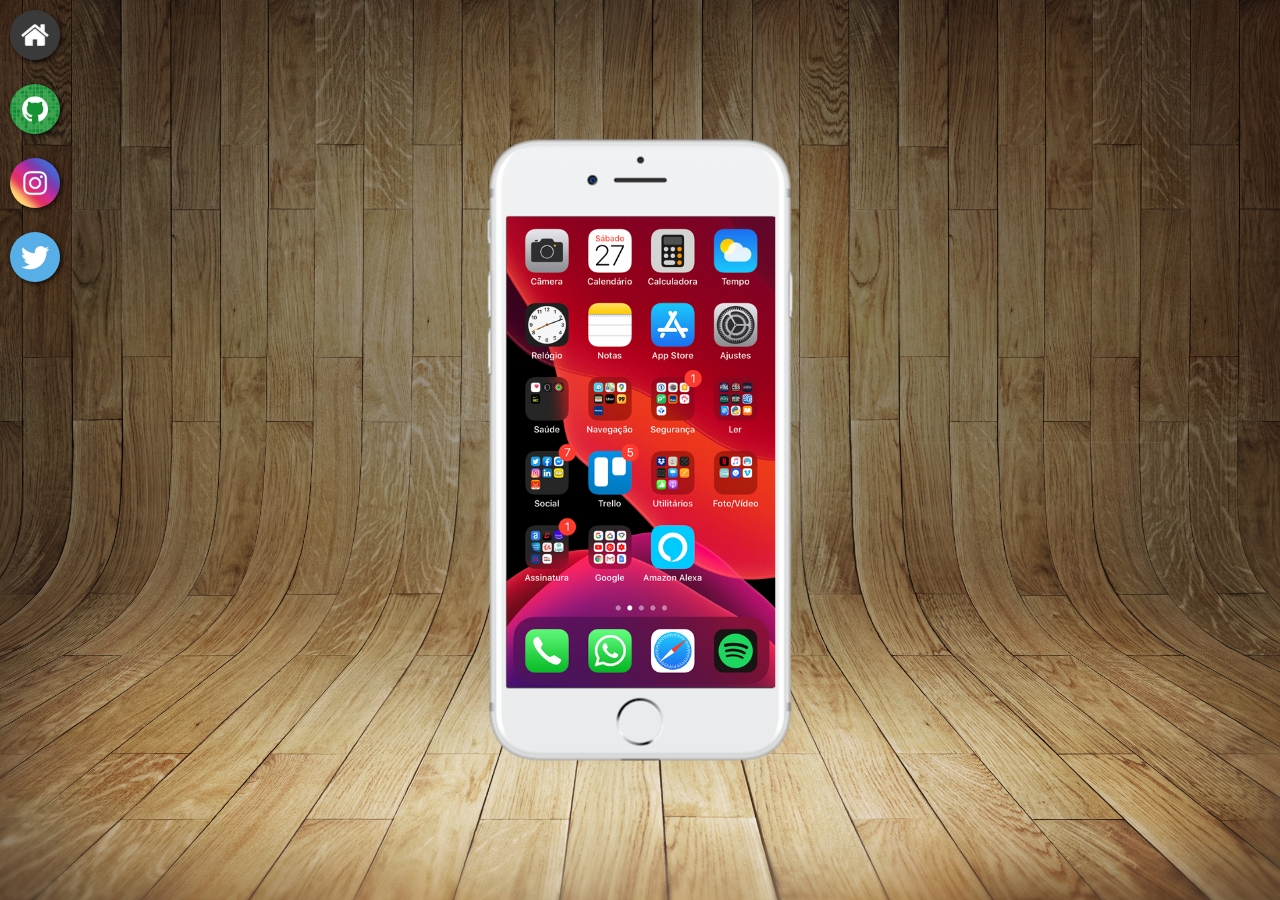
<file: index.html>
<!DOCTYPE html>
<html lang="pt-br">
<head>
    <meta charset="UTF-8">
    <meta name="viewport" content="width=device-width, initial-scale=1.0">
    <title>Redes Sociais</title>
    <link rel="shortcut icon" href="favicon.ico" type="image/x-icon">
    <link rel="stylesheet" href="estilo/style.css">
</head>
<body>
    <main>
        <section id="telefone">
            <iframe src="home.html" name="tela" id="tela" frameborder="0"></iframe>
        </section> <!-- Feche a tag section aqui -->
        <section id="redes-sociais"> <!-- Mova a abertura da tag section aqui -->
            <a href="home.html" target="tela"><img src="imagens/logo-home.jpg" alt="Home"></a> <br>
            <a href="github.html" target="tela"><img src="imagens/logo-github.jpg" alt="Github"></a> <br>
            <a href="instagram.html" target="tela"><img src="imagens/logo-instagram.jpg" alt="Instagram"></a> <br>
            <a href="#" target="tela"><img src="imagens/logo-twitter.jpg" alt="Instagram"></a> <br>
        </section>
    </main>
</body>
</html>
</file>
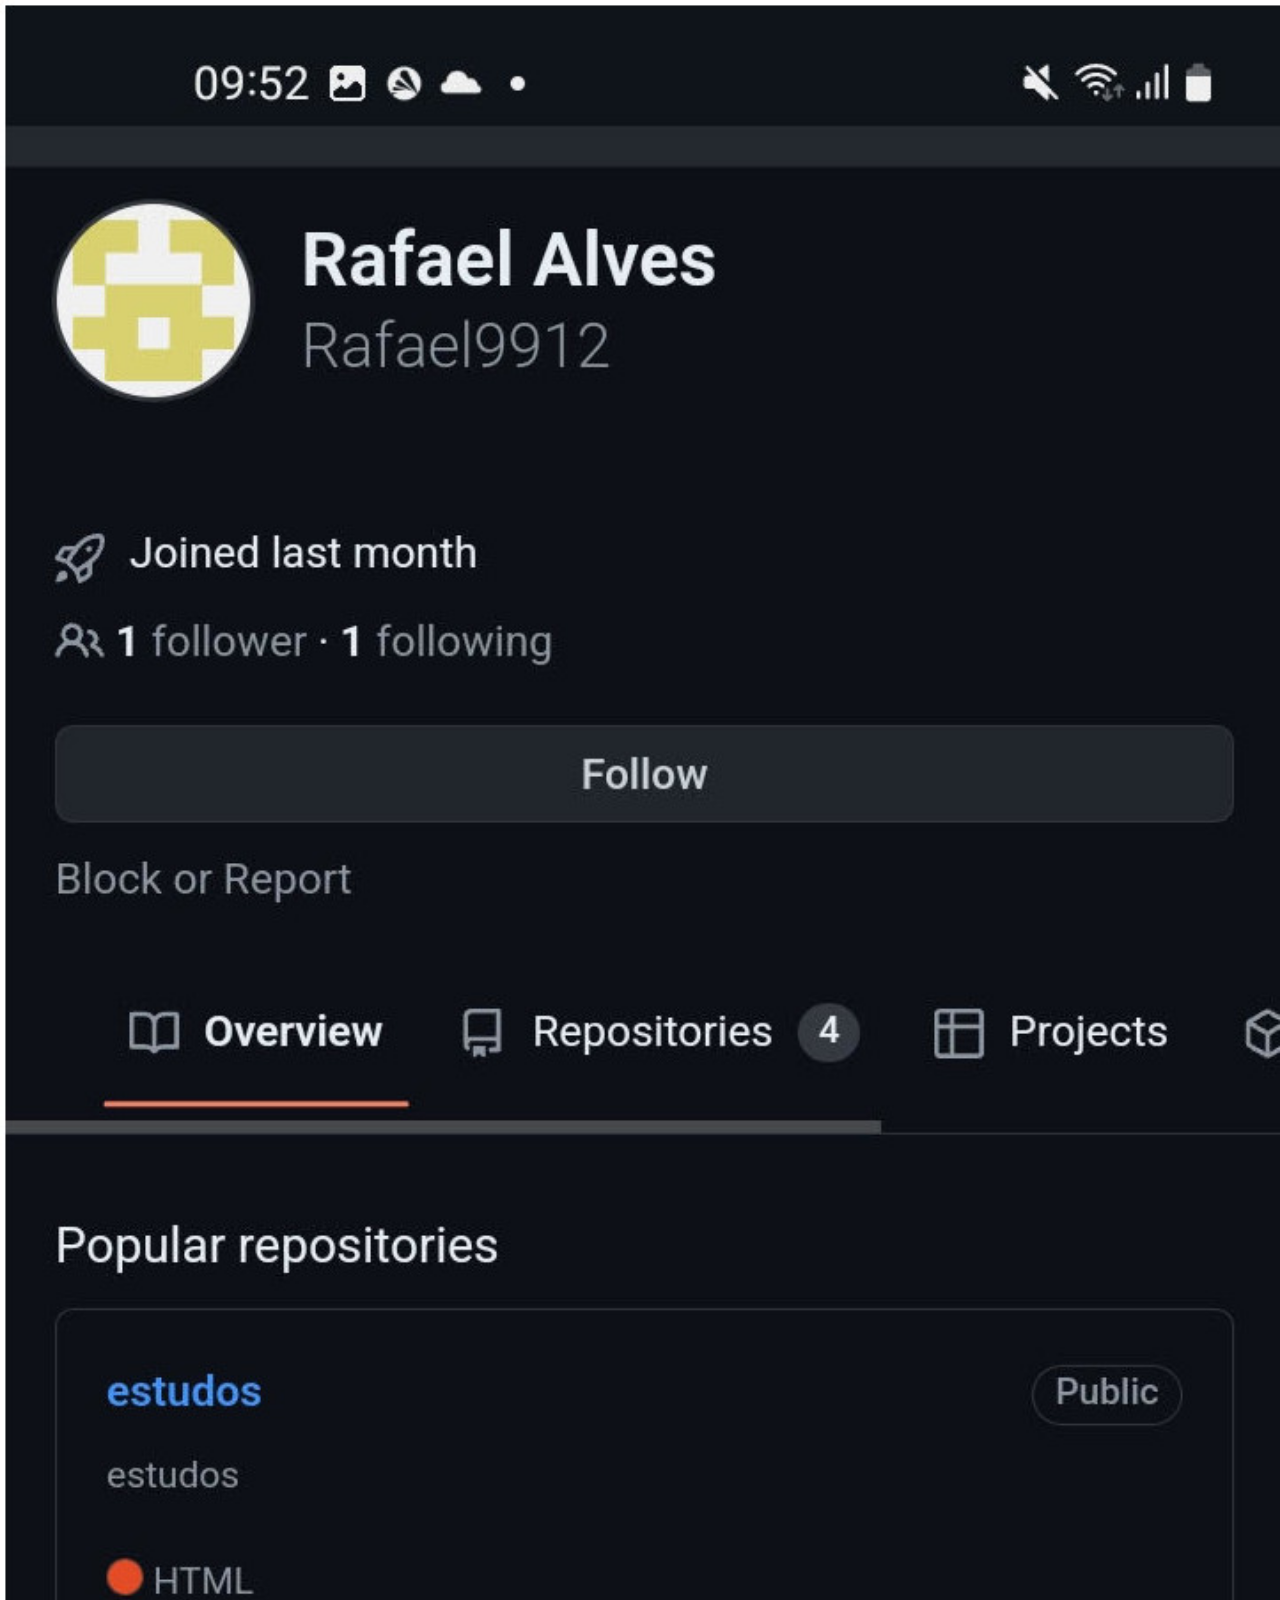
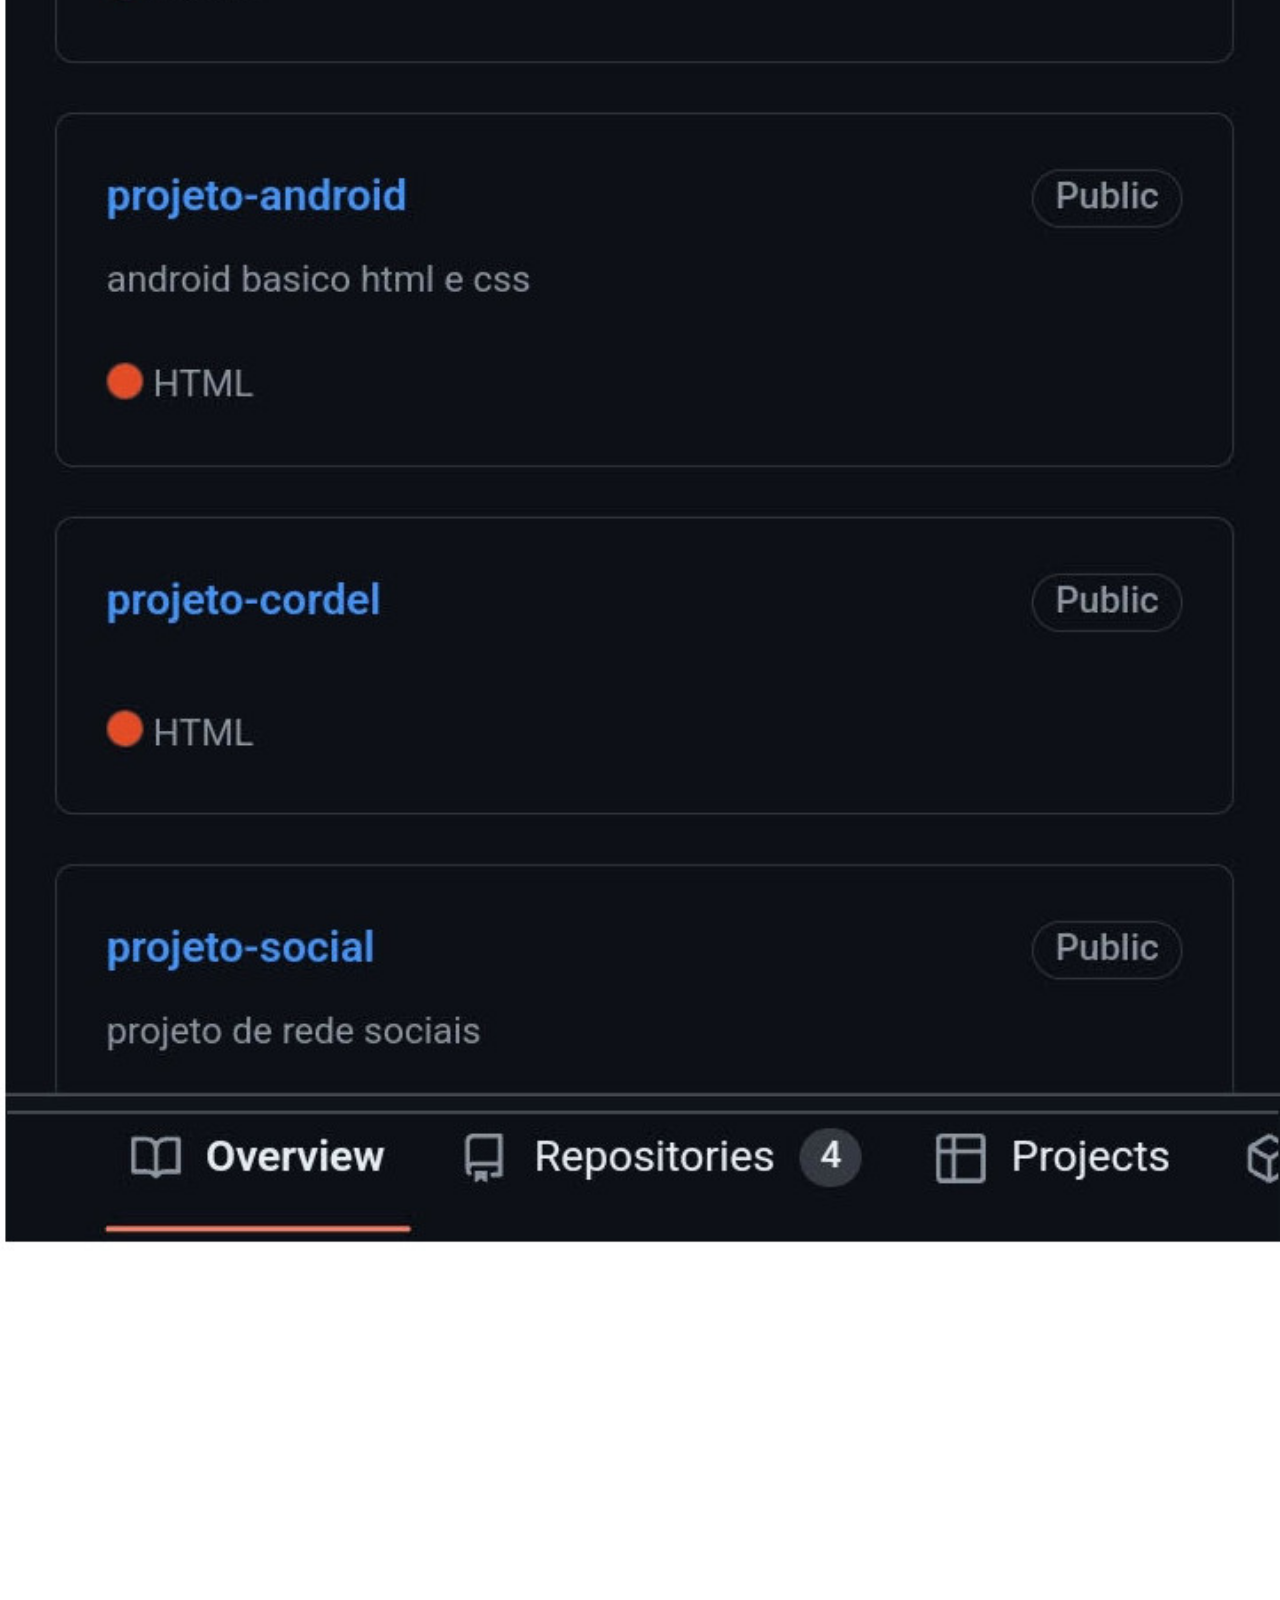
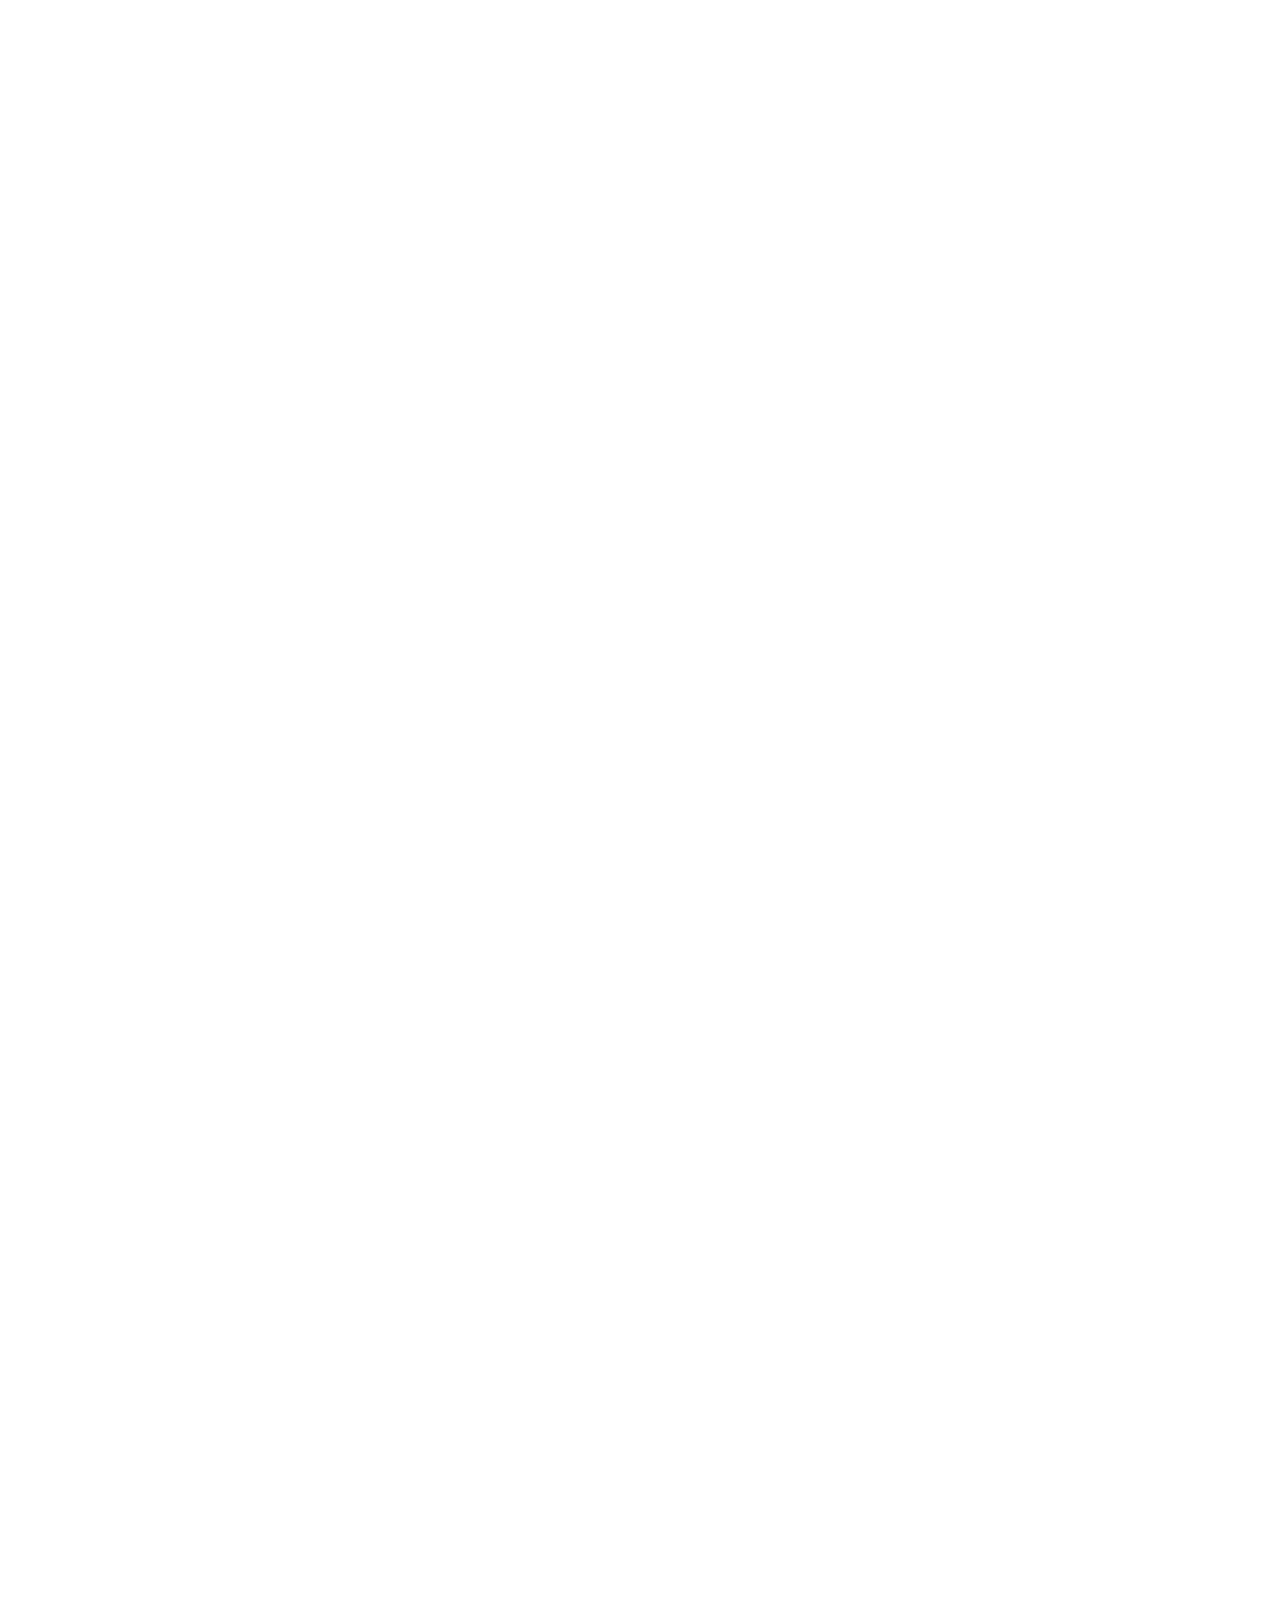
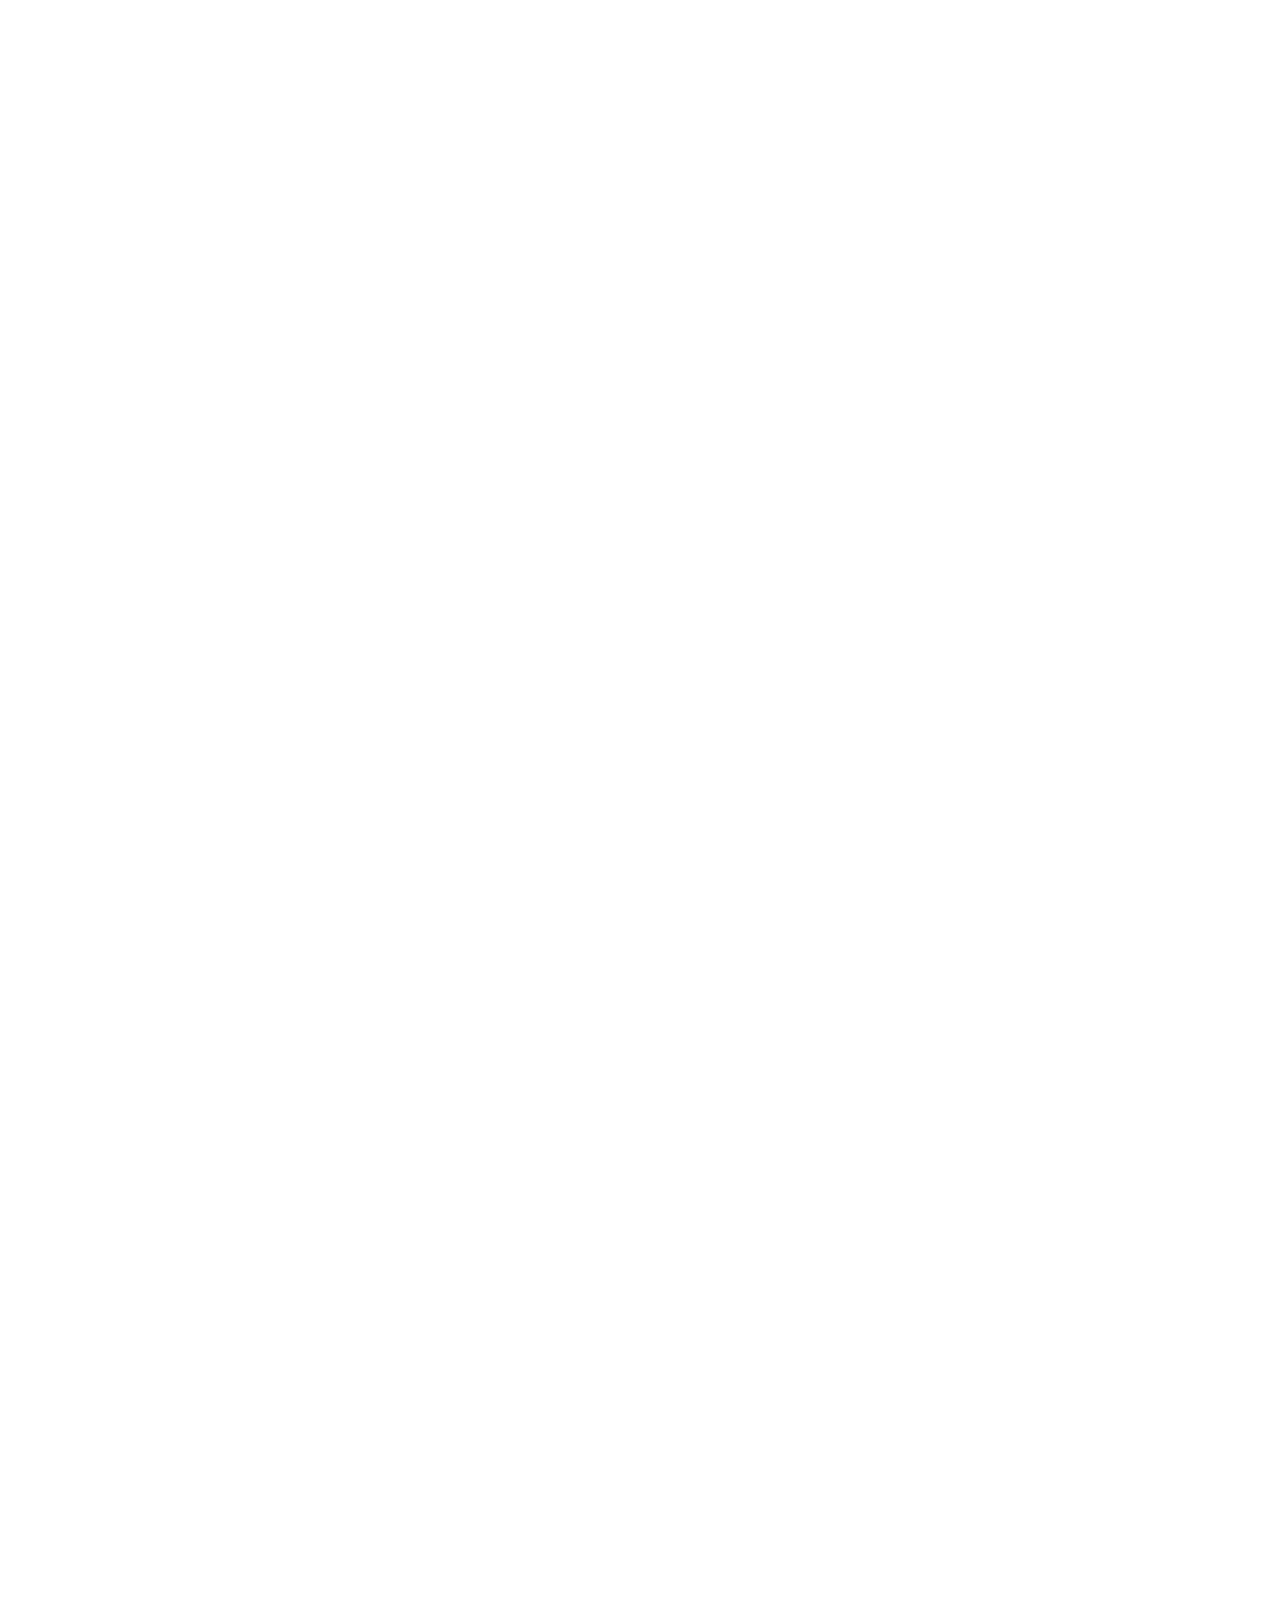
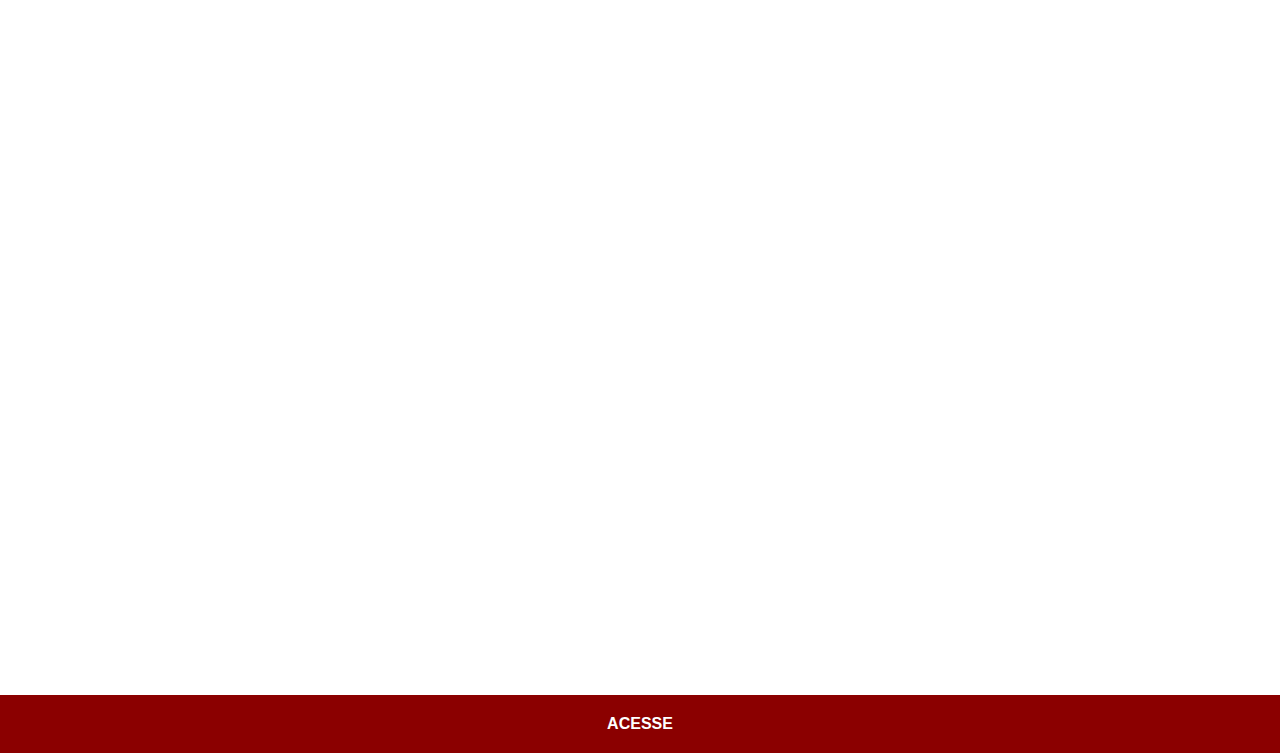
<file: github.html>
<!DOCTYPE html>
<html lang="pt-br">
<head>
    <meta charset="UTF-8">
    <meta name="viewport" content="width=device-width, initial-scale=1.0">
    <title>Githubt</title>
    <link rel="stylesheet" href="estilo/social.css">
</head>
<body>
    <img src="imagens/unnamed (1).jpg" alt="Github">
    <a href="https://github.com/Rafael9912"> ACESSE</a>
</body>
</html>
</file>
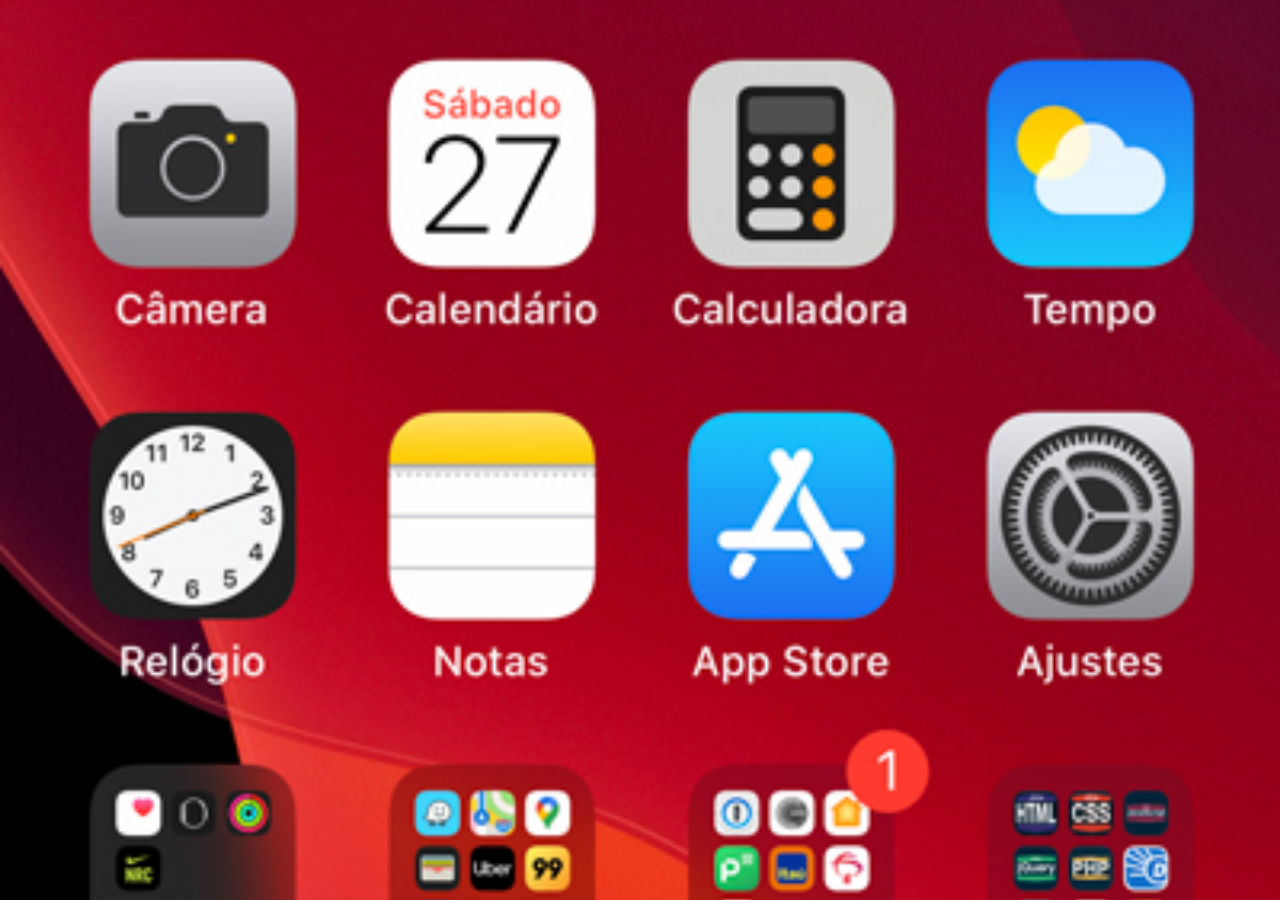
<file: home.html>
<!DOCTYPE html>
<html lang="pt-br">
<head>
    <meta charset="UTF-8">
    <meta name="viewport" content="width=device-width, initial-scale=1.0">
    <title>Home</title>
</head>
<style>
    *{
        margin: 0px;
        padding: 0px;

    }
    body{
        width: 100vw;
        height: 100vh;
        background-color: black;
        background: url('imagens/tela-home.jpg')no-repeat top center;
        background-size: cover;

    }
</style>
<body>
    
</body>
</html>
</file>
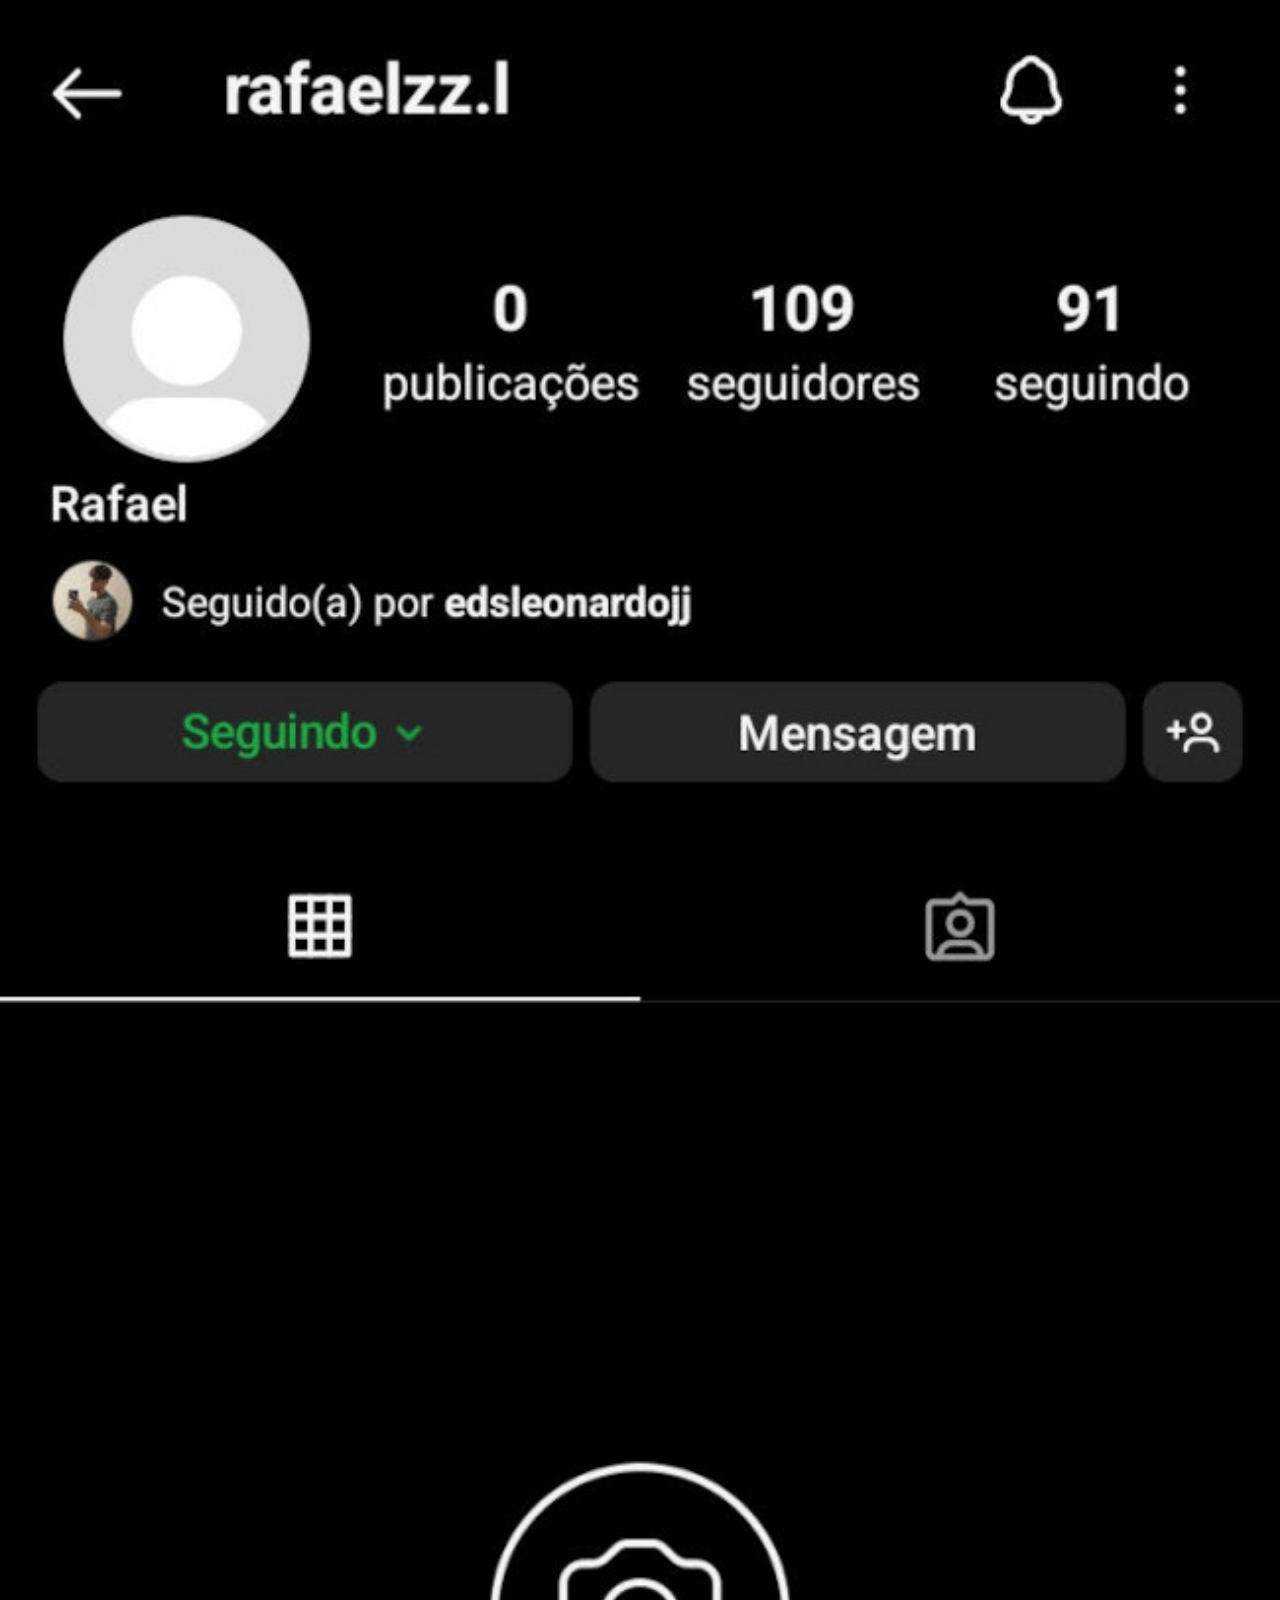
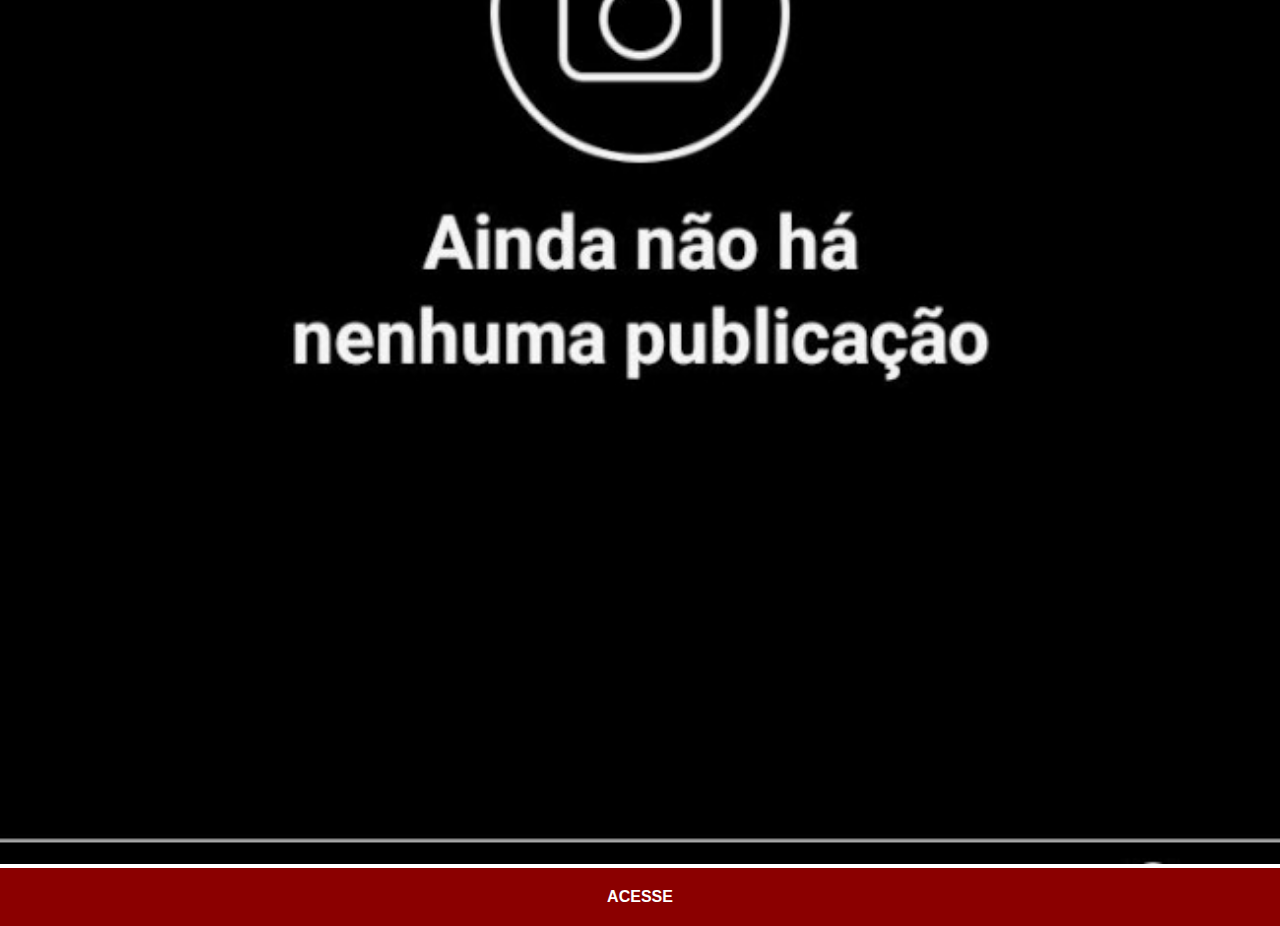
<file: instagram.html>
<!DOCTYPE html>
<html lang="pt-br">
<head>
    <meta charset="UTF-8">
    <meta name="viewport" content="width=device-width, initial-scale=1.0">
    <title>Youtube</title>
    <link rel="stylesheet" href="estilo/social.css">
</head>
<body>
    <img src="imagens/unnamed.jpg" alt="Instagram">
    <a href="https://www.instagram.com/rafaelzz.l/" target="_blank">ACESSE</a>
</body>
</html>
</file>
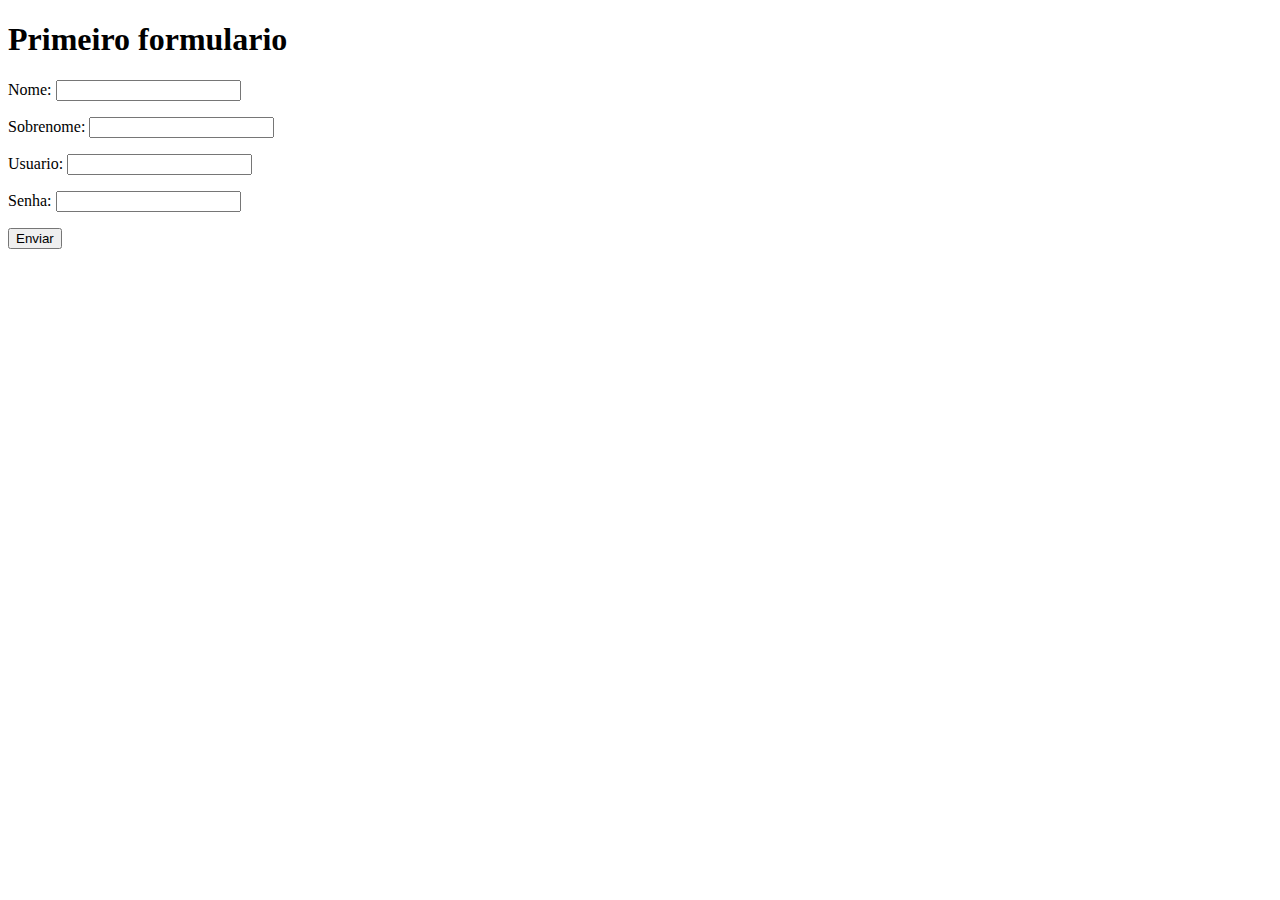
<file: formulario/form001.html>
<!DOCTYPE html>
<html lang="pt-br">
<head>
    <meta charset="UTF-8">
    <meta name="viewport" content="width=device-width, initial-scale=1.0">
    <title>Formularios</title>
</head>
<body>
    <h1>Primeiro formulario</h1>
    <form action="Cadastro.php" autocomplete="off" method="post">
        <p><label for="inome">Nome:</label> <input type="text" name="nome" id="inome" required minlength="3" maxlength="15"></p>
        <p><label for="isobrenome">Sobrenome:</label> <input type="text" name="sobrenome" id="isobrenome" required></p>
        <p><label for="isu">Usuario:</label> <input type="text" name="usu" id="isu" required></p>
        <p><label for="isen"> Senha: <input type="password" name="sen" id="isen" required minlength="8" maxlength="18"></label></p>
        
        <p><input type="submit" value="Enviar"></p>
        
    </form>
</body>
</html>
</file>
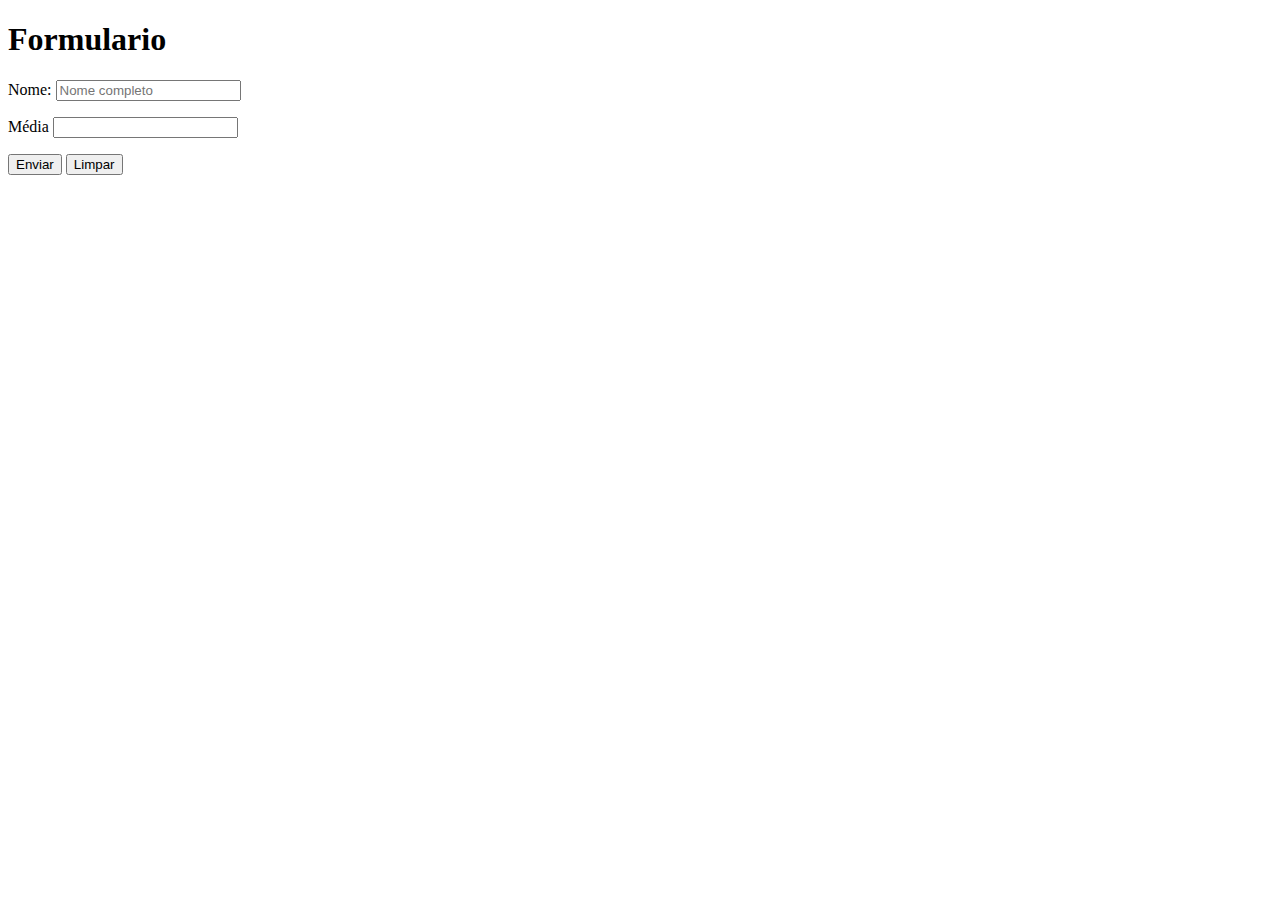
<file: formulario/form002.html>
<!DOCTYPE html>
<html lang="pt-br">
<head>
    <meta charset="UTF-8">
    <meta name="viewport" content="width=device-width, initial-scale=1.0">
    <title>Formularioss</title>
</head>
<body>
    <h1>Formulario</h1>
    <form action="cadastro.php" method="get" autocomplete="on">
        <p>
            <label for="inome">Nome: <input type="text" required maxlength="30" placeholder="Nome completo" autocomplete="name"></label>
        </p>
        <p>
            <label for="imedia">Média</label>
            <input type="number" name="media" id="imedia" minlength="0" maxlength="10" step="0.5">
        </p>
        
        <p>
            <input type="submit" value="Enviar">
            <input type="reset" value="Limpar">
        </p>
    </form>
</body>
</html>
</file>
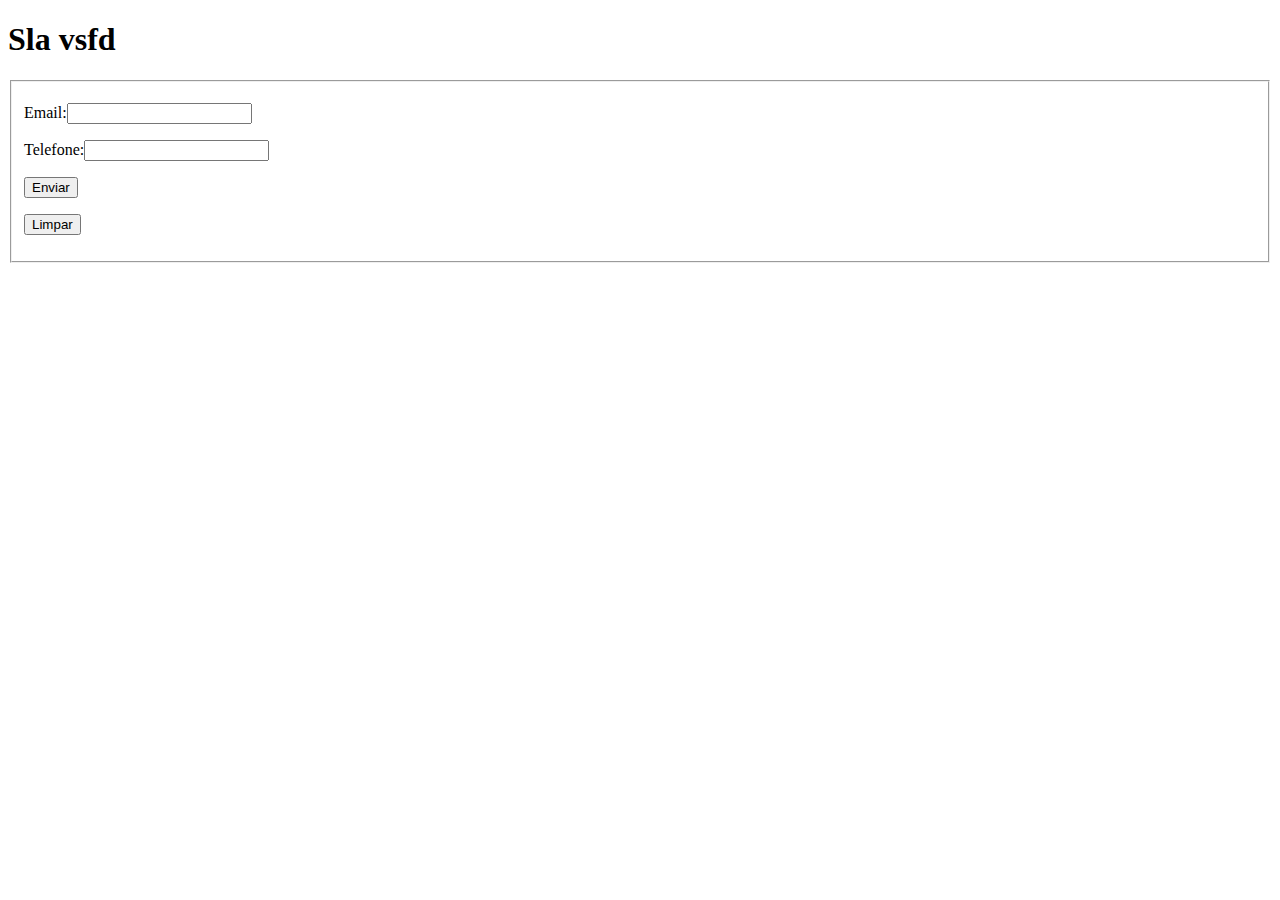
<file: formulario/form003.html>
<!DOCTYPE html>
<html lang="pt-br">
<head>
    <meta charset="UTF-8">
    <meta name="viewport" content="width=device-width, initial-scale=1.0">
    <title>Formulario de novo ne pae</title>
</head>
<body>
    <h1>Sla vsfd</h1>
    <form action="" method="post">
        <fieldset>
            <p> <label for="iemail">Email:</label><input type="email" name="email" id="iemail" required></p>
            <p><label for="itelefone">Telefone:</label><input type="tel" name="telefone" id="itelefone" required></p>
            <p><input type="submit" value="Enviar"></p>
            <p><input type="reset" value="Limpar"></p>
        </fieldset>
    </form>
</body>
</html>
</file>
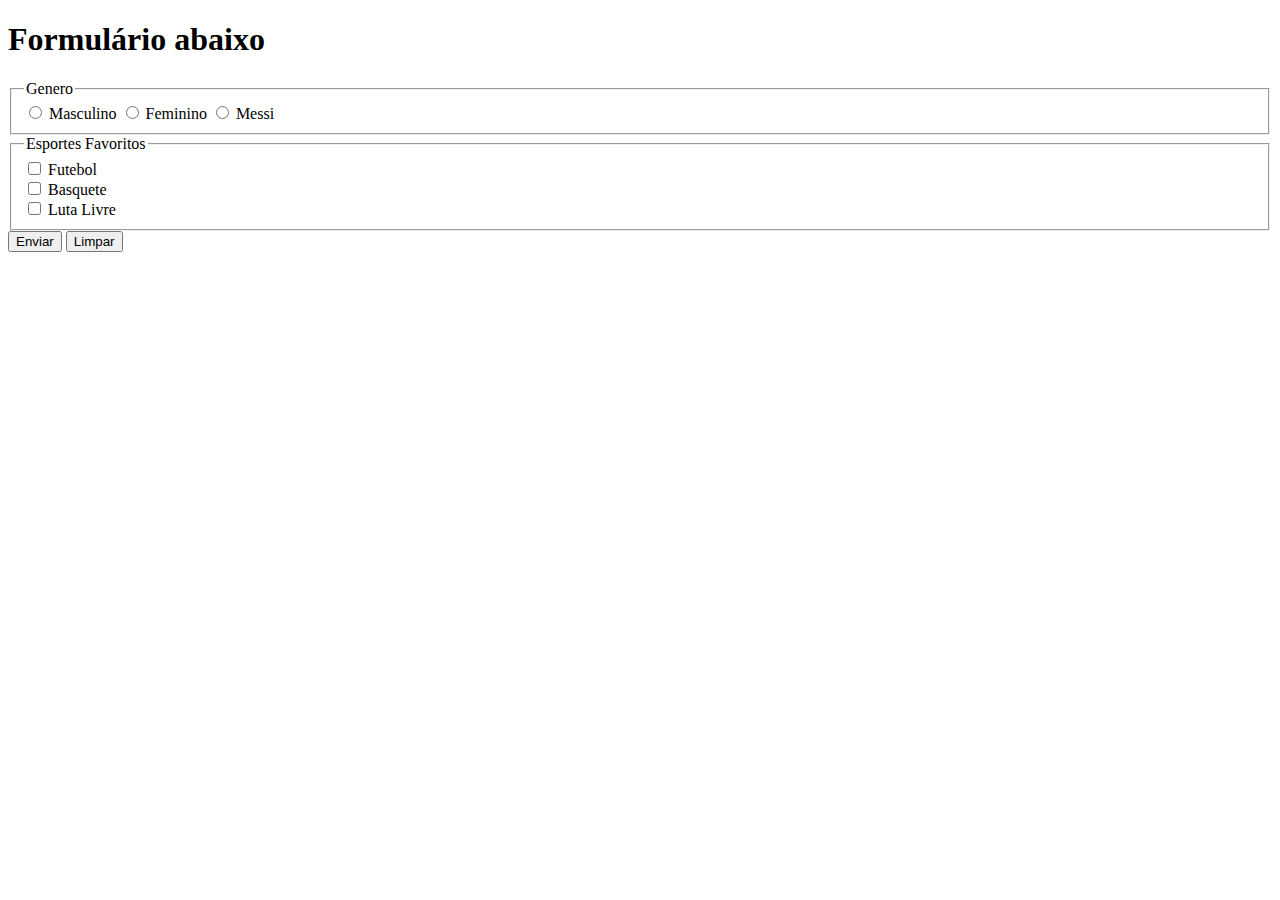
<file: formulario/form004.html>
<!DOCTYPE html>
<html lang="pt-br">
<head>
    <meta charset="UTF-8">
    <meta name="viewport" content="width=device-width, initial-scale=1.0">
    <title>Dnv formulario amém.</title>
</head>
<body>
    <h1>Formulário abaixo</h1>
    <form action="cadastro.php" method="get" autocomplete="on">
        <p>
            <fieldset>
                <legend>Genero</legend>
                <input type="radio" name="sexo" id="isxmas"> <label for="isxmas">Masculino</label>
                <input type="radio" name="sexo" id="isxfem"> <label for="isxfem">Feminino</label>
                <input type="radio" name="sexo" id="isxmessi"> <label for="isxmessi">Messi</label>
            </fieldset>
            <fieldset>
                <legend>Esportes Favoritos</legend>
                <input type="checkbox" name="esfut" id="iesfut"> <label for="iesfut">Futebol</label> <br>
                <input type="checkbox" name="esbas" id="iesbas"> <label for="iesbas">Basquete</label> <br>
                <input type="checkbox" name="esluta" id="iesluta"> <label for="iesluta">Luta Livre</label> <br>
                
            </fieldset>
            <input type="submit" value="Enviar">
            <input type="reset" value="Limpar">

        </p>
    </form>
</body>
</html>
</file>
<file: estilo/style.css>
@charset "UTF-8";
*{
    margin: 0px;
    padding: 0px;
    font-family: Arial, Helvetica, sans-serif;

}
html, body{
    height: 100vh;
    width: 100vw;
    background-color: black;
}
body{
    background: url('../imagens/fundo-madeira.jpg') no-repeat top center;
    background-size: cover;
    background-attachment: fixed;

}
main{
    height: 100vh;
    position: relative;
    

}
section#telefone{
    position: absolute;
    top: 50%;
    left: 50%;
    transform: translate(-50%, -50%);

    height: 627px;
    width: 311px;
    background: url('../imagens/frame-iphone.png') no-repeat;
}
iframe#tela{
    position: fixed;
    top: 80px;
    left: 22px;
    width: 269px;
    height: 471px;
    
}
section#redes-sociais img{
    width: 50px;
    margin: 10px;
    border-radius: 50%;
    box-shadow: 2px 2px 5px rgba(0, 0, 0, 0.699);
    box-sizing: border-box;

}
section#redes-sociais img:hover{
    border: 2px solid rgba(255, 255, 255, 0.582);
    transform: translate(-3px, -3px);
    box-shadow: 5px 5px 10px rgba(0, 0, 0, 0.747);
    transition: transform .3s;
}
</file>
<file: estilo/social.css>
@charset "UTF-8";
*{
    margin: 0px;
    padding: 0px;
    font-family: Arial, Helvetica, sans-serif;

}
::-webkit-scrollbar{
    width: 0px;
    height: 0px;

}
img{
    width: 100vw;

}
a{
    display: block;
    background-color: darkred;
    color: white;
    padding: 20px;
    text-align: center;
    font-weight: bolder;
    text-decoration: none;

}
a:hover{
    background-color: red;
}
</file>
